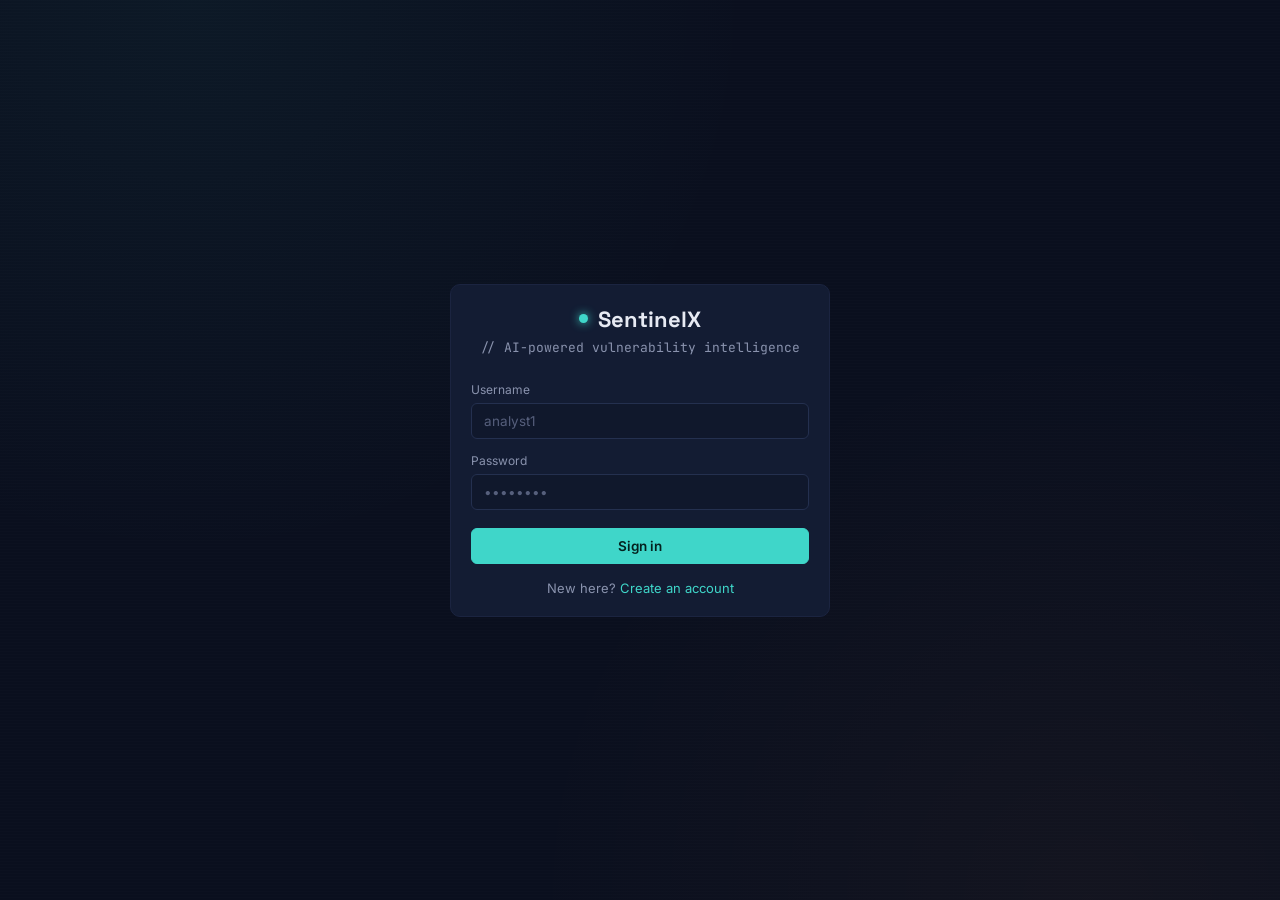
<file: frontend/index.html>
<!DOCTYPE html>
<html lang="en">
<head>
<meta charset="UTF-8">
<meta name="viewport" content="width=device-width, initial-scale=1.0">
<title>SentinelX — Sign In</title>
<link rel="preconnect" href="https://fonts.googleapis.com">
<link href="https://fonts.googleapis.com/css2?family=Space+Grotesk:wght@500;600;700&family=Inter:wght@400;500;600&family=JetBrains+Mono:wght@400;500;600&display=swap" rel="stylesheet">
<link rel="stylesheet" href="assets/css/style.css">
<style>
  .auth-wrap{
    min-height:100vh; display:flex; align-items:center; justify-content:center;
    padding: 24px;
  }
  .auth-card{ width: 380px; }
  .auth-header{ text-align:center; margin-bottom: 26px; }
  .auth-header .brand{ justify-content:center; margin-bottom: 6px; font-size: 22px; }
  .auth-header p{ color: var(--text-muted); font-size: 13px; margin:0; font-family: var(--font-mono); }
  .field{ margin-bottom: 14px; }
  .field label{ display:block; font-size: 12px; color: var(--text-muted); margin-bottom: 6px; }
  .field input{ width:100%; }
  .auth-actions{ margin-top: 18px; display:flex; flex-direction:column; gap:10px; }
  .toggle-link{ text-align:center; font-size: 13px; color: var(--text-muted); margin-top: 16px; }
  .scanline{
    position:fixed; inset:0; pointer-events:none; z-index:0;
    background: repeating-linear-gradient(180deg, rgba(255,255,255,0.012) 0px, rgba(255,255,255,0.012) 1px, transparent 1px, transparent 3px);
  }
</style>
</head>
<body>
<div class="scanline"></div>
<div class="auth-wrap">
  <div class="panel auth-card" style="position:relative; z-index:1;">
    <div class="auth-header">
      <div class="brand"><span class="dot"></span> SentinelX</div>
      <p><span class="mono">// AI-powered vulnerability intelligence</span></p>
    </div>

    <form id="loginForm">
      <div class="field">
        <label for="loginUsername">Username</label>
        <input id="loginUsername" type="text" placeholder="analyst1" required autocomplete="username">
      </div>
      <div class="field">
        <label for="loginPassword">Password</label>
        <input id="loginPassword" type="password" placeholder="••••••••" required autocomplete="current-password">
      </div>
      <div class="auth-actions">
        <button type="submit" class="primary" id="loginBtn">Sign in</button>
      </div>
      <div id="loginError" class="error-msg hidden"></div>
    </form>

    <form id="registerForm" class="hidden">
      <div class="field">
        <label for="regUsername">Username</label>
        <input id="regUsername" type="text" placeholder="analyst1" required>
      </div>
      <div class="field">
        <label for="regEmail">Email</label>
        <input id="regEmail" type="email" placeholder="you@company.com" required>
      </div>
      <div class="field">
        <label for="regPassword">Password</label>
        <input id="regPassword" type="password" placeholder="At least 8 characters" required minlength="8">
      </div>
      <div class="auth-actions">
        <button type="submit" class="primary" id="regBtn">Create account</button>
      </div>
      <div id="regError" class="error-msg hidden"></div>
      <div id="regSuccess" class="success-msg hidden"></div>
    </form>

    <div class="toggle-link">
      <span id="showRegister">New here? <a href="#">Create an account</a></span>
      <span id="showLogin" class="hidden">Already have an account? <a href="#">Sign in</a></span>
    </div>
  </div>
</div>

<script src="assets/js/api.js"></script>
<script>
  if (Auth.isLoggedIn()) window.location.href = "dashboard.html";

  const loginForm = document.getElementById("loginForm");
  const registerForm = document.getElementById("registerForm");
  const showRegister = document.getElementById("showRegister");
  const showLogin = document.getElementById("showLogin");

  showRegister.addEventListener("click", (e) => {
    e.preventDefault();
    loginForm.classList.add("hidden");
    registerForm.classList.remove("hidden");
    showRegister.classList.add("hidden");
    showLogin.classList.remove("hidden");
  });
  showLogin.addEventListener("click", (e) => {
    e.preventDefault();
    registerForm.classList.add("hidden");
    loginForm.classList.remove("hidden");
    showLogin.classList.add("hidden");
    showRegister.classList.remove("hidden");
  });

  loginForm.addEventListener("submit", async (e) => {
    e.preventDefault();
    const errEl = document.getElementById("loginError");
    errEl.classList.add("hidden");
    const btn = document.getElementById("loginBtn");
    btn.disabled = true; btn.textContent = "Signing in…";
    try {
      const { access_token } = await SentinelAPI.login(
        document.getElementById("loginUsername").value.trim(),
        document.getElementById("loginPassword").value
      );
      Auth.setToken(access_token);
      window.location.href = "dashboard.html";
    } catch (err) {
      errEl.textContent = err.message;
      errEl.classList.remove("hidden");
    } finally {
      btn.disabled = false; btn.textContent = "Sign in";
    }
  });

  registerForm.addEventListener("submit", async (e) => {
    e.preventDefault();
    const errEl = document.getElementById("regError");
    const okEl = document.getElementById("regSuccess");
    errEl.classList.add("hidden"); okEl.classList.add("hidden");
    const btn = document.getElementById("regBtn");
    btn.disabled = true; btn.textContent = "Creating…";
    try {
      await SentinelAPI.register(
        document.getElementById("regUsername").value.trim(),
        document.getElementById("regEmail").value.trim(),
        document.getElementById("regPassword").value
      );
      okEl.textContent = "Account created. You can sign in now.";
      okEl.classList.remove("hidden");
      registerForm.reset();
      setTimeout(() => showLogin.click(), 900);
    } catch (err) {
      errEl.textContent = err.message;
      errEl.classList.remove("hidden");
    } finally {
      btn.disabled = false; btn.textContent = "Create account";
    }
  });
</script>
</body>
</html>
</file>
<file: frontend/assets/css/style.css>
/* ================================================================
   SentinelX Design System
   Palette: deep signal-navy command console, not pure black.
   Amber = urgency/critical (radar-warning register), teal-cyan =
   the platform's own "signal" accent. Data (IPs, ports, CVE IDs,
   scores) always renders in the monospace face -- it's read, not
   designed, the way a terminal reads.
   ================================================================ */

:root{
  --bg:            #0A0F1E;
  --bg-elevated:   #10182C;
  --panel:         #131C33;
  --panel-border:  #24304F;
  --panel-border-soft: #1B2440;

  --text:          #E7EAF3;
  --text-muted:    #8A93AE;
  --text-faint:    #565F7C;

  --signal:        #3FD6C9;   /* teal-cyan: platform accent */
  --signal-dim:    #1E5A56;

  --critical:      #FF5C6C;
  --high:          #FF9B45;
  --medium:        #FFCB47;
  --low:           #4FA8E8;
  --info:          #6B7A99;

  --font-display:  'Space Grotesk', 'Segoe UI', sans-serif;
  --font-body:     'Inter', 'Segoe UI', sans-serif;
  --font-mono:     'JetBrains Mono', 'Consolas', monospace;

  --radius: 10px;
  --radius-sm: 6px;
}

*{ box-sizing: border-box; }

html,body{
  margin:0; padding:0;
  background: var(--bg);
  color: var(--text);
  font-family: var(--font-body);
  min-height: 100vh;
}

body{
  background-image:
    radial-gradient(circle at 15% 0%, rgba(63,214,201,0.05), transparent 40%),
    radial-gradient(circle at 85% 100%, rgba(255,155,69,0.04), transparent 40%);
  background-attachment: fixed;
}

a{ color: var(--signal); text-decoration:none; }
a:hover{ text-decoration: underline; }

h1,h2,h3,h4{
  font-family: var(--font-display);
  font-weight: 600;
  margin: 0 0 .4em 0;
  letter-spacing: -0.01em;
}

.mono{ font-family: var(--font-mono); }

code, .code, .data-value{
  font-family: var(--font-mono);
}

button, input, select, textarea{
  font-family: var(--font-body);
  color: var(--text);
}

button{
  cursor: pointer;
  border-radius: var(--radius-sm);
  border: 1px solid var(--panel-border);
  background: var(--bg-elevated);
  color: var(--text);
  padding: 9px 16px;
  font-size: 13.5px;
  font-weight: 500;
  transition: border-color .15s ease, background .15s ease, transform .1s ease;
}
button:hover{ border-color: var(--signal); background:#152238; }
button:active{ transform: translateY(1px); }
button:focus-visible, input:focus-visible, a:focus-visible{
  outline: 2px solid var(--signal);
  outline-offset: 2px;
}
button.primary{
  background: var(--signal);
  color: #04211E;
  border-color: var(--signal);
  font-weight: 600;
}
button.primary:hover{ background:#5CE3D7; }
button.danger{ border-color: var(--critical); color: var(--critical); background:transparent; }
button.danger:hover{ background: rgba(255,92,108,0.08); }
button:disabled{ opacity:.5; cursor:not-allowed; }

input, select, textarea{
  background: var(--bg-elevated);
  border: 1px solid var(--panel-border);
  border-radius: var(--radius-sm);
  padding: 9px 12px;
  font-size: 13.5px;
}
input::placeholder{ color: var(--text-faint); }

.panel{
  background: var(--panel);
  border: 1px solid var(--panel-border-soft);
  border-radius: var(--radius);
  padding: 20px;
}

.pill{
  display:inline-flex; align-items:center; gap:6px;
  padding: 3px 10px;
  border-radius: 100px;
  font-size: 11.5px;
  font-weight: 600;
  font-family: var(--font-mono);
  letter-spacing: .02em;
  text-transform: uppercase;
  border: 1px solid transparent;
}
.pill.Critical{ color: var(--critical); background: rgba(255,92,108,0.1); border-color: rgba(255,92,108,0.3); }
.pill.High{ color: var(--high); background: rgba(255,155,69,0.1); border-color: rgba(255,155,69,0.3); }
.pill.Medium{ color: var(--medium); background: rgba(255,203,71,0.1); border-color: rgba(255,203,71,0.3); }
.pill.Low{ color: var(--low); background: rgba(79,168,232,0.1); border-color: rgba(79,168,232,0.3); }
.pill.Informational{ color: var(--info); background: rgba(107,122,153,0.12); border-color: rgba(107,122,153,0.3); }

.scrollbar-thin::-webkit-scrollbar{ width:8px; height:8px; }
.scrollbar-thin::-webkit-scrollbar-thumb{ background: var(--panel-border); border-radius: 10px; }
.scrollbar-thin::-webkit-scrollbar-track{ background: transparent; }

.hidden{ display:none !important; }

/* ---------- Terminal-style top bar (signature element) ---------- */
.console-bar{
  display:flex; align-items:center; gap:10px;
  padding: 10px 20px;
  border-bottom: 1px solid var(--panel-border-soft);
  background: linear-gradient(180deg, var(--bg-elevated), var(--bg));
  font-family: var(--font-mono);
  font-size: 12.5px;
  color: var(--text-muted);
}
.console-bar .prompt{ color: var(--signal); }
.console-bar .cursor{
  display:inline-block; width:7px; height:14px;
  background: var(--signal);
  animation: blink 1.1s steps(1) infinite;
  vertical-align: -2px;
}
@keyframes blink{ 50%{ opacity:0; } }

.brand{
  display:flex; align-items:center; gap:10px;
  font-family: var(--font-display);
  font-weight: 700;
  font-size: 17px;
  color: var(--text);
}
.brand .dot{
  width:9px; height:9px; border-radius:50%;
  background: var(--signal);
  box-shadow: 0 0 10px var(--signal);
}

.error-msg{
  color: var(--critical);
  font-size: 13px;
  margin-top: 8px;
}
.success-msg{
  color: var(--signal);
  font-size: 13px;
  margin-top: 8px;
}

.empty-state{
  text-align:center;
  padding: 50px 20px;
  color: var(--text-muted);
}
.empty-state h3{ color: var(--text); }

.spinner{
  width:16px; height:16px;
  border: 2px solid var(--panel-border);
  border-top-color: var(--signal);
  border-radius:50%;
  animation: spin .7s linear infinite;
  display:inline-block;
}
@keyframes spin{ to{ transform: rotate(360deg); } }
</file>
